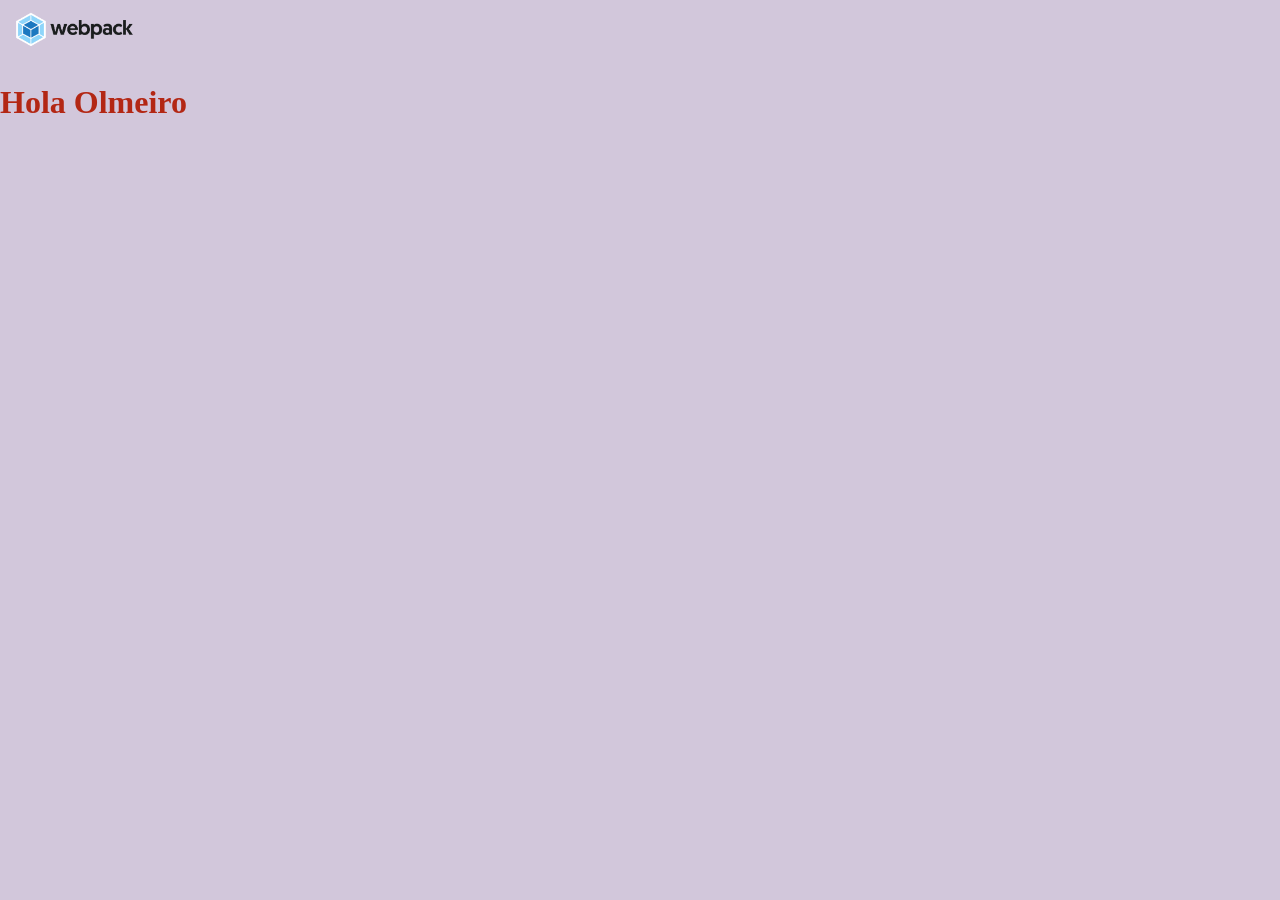
<file: docs/index.html>
<!doctype html><html lang="en"><head><meta charset="UTF-8"/><meta http-equiv="X-UA-Compatible" content="IE=edge"/><meta name="viewport" content="width=device-width,initial-scale=1"/><title>Webpack</title><script defer="defer" src="main.c5cf722bfb7340dadaf6.js"></script><link href="main.aff5db086175fc467826.css" rel="stylesheet"></head><body><img src="./assets/img/webpack-logo.png" alt="webpack-logo"/></body></html>
</file>
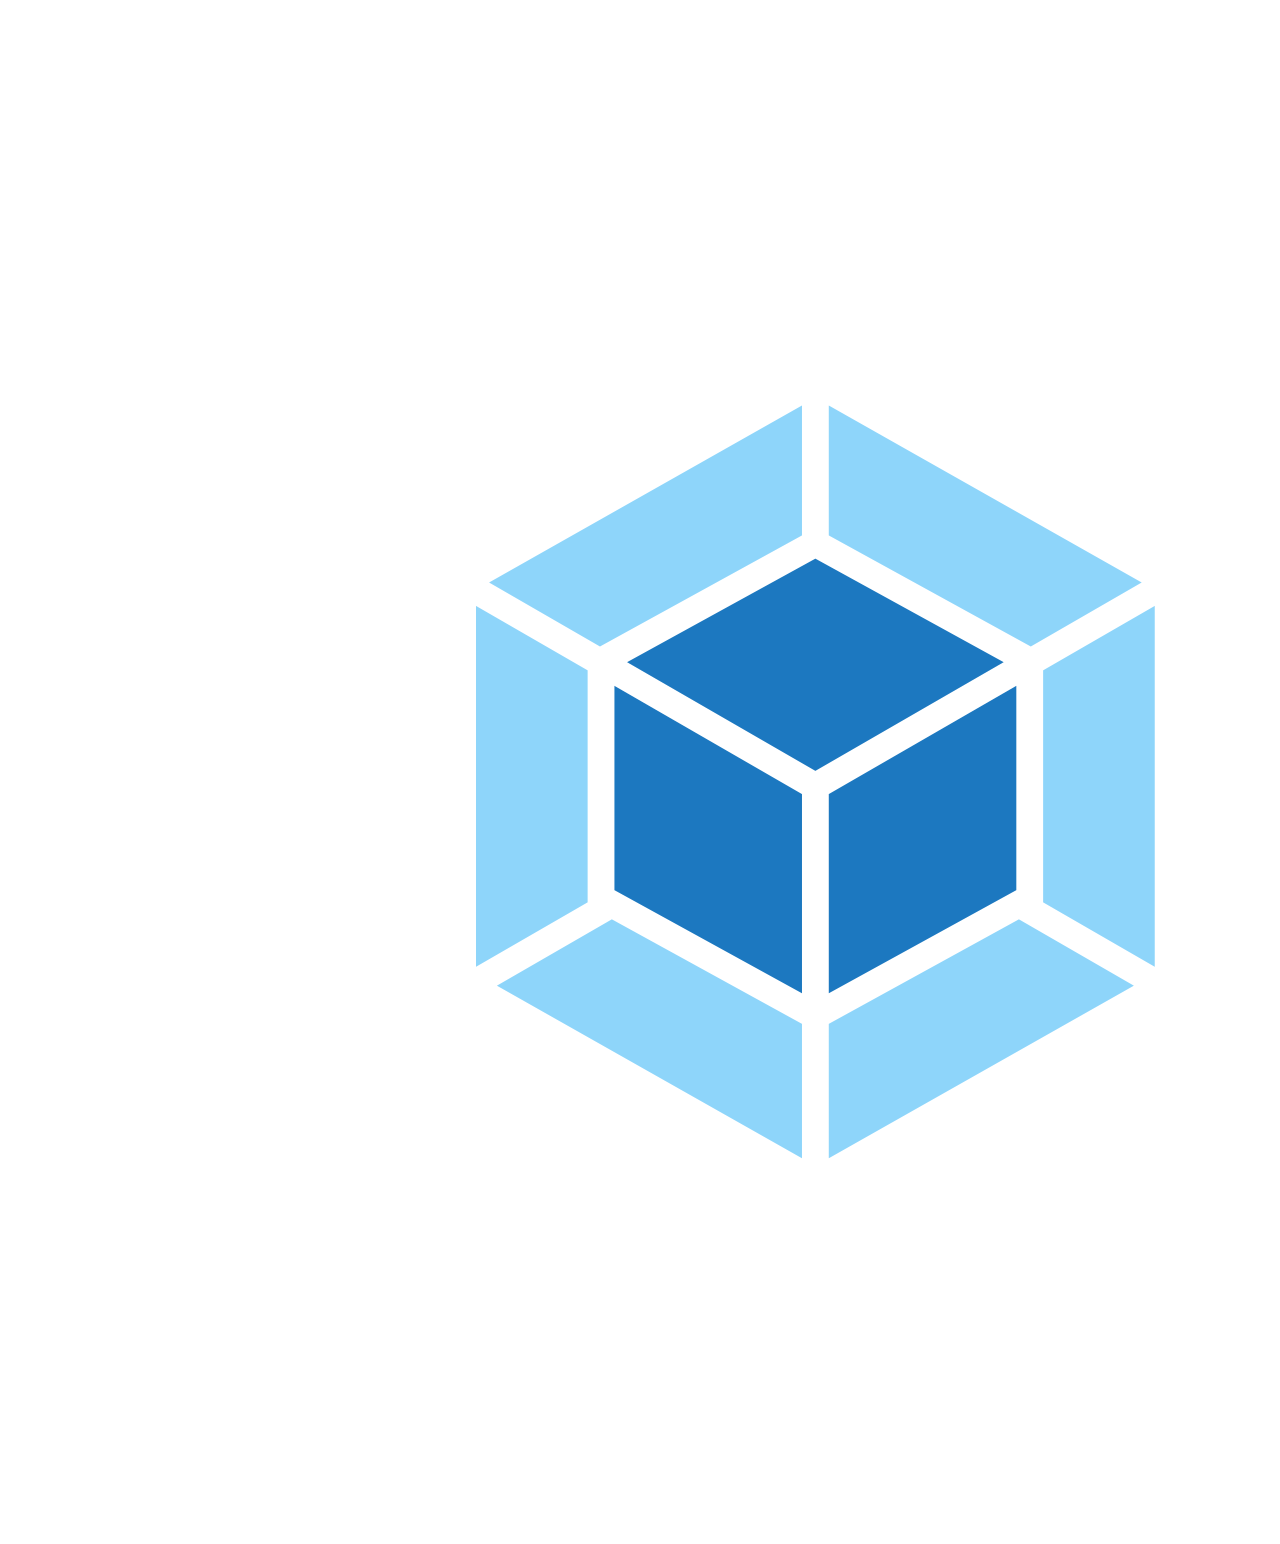
<file: src/index.html>
<!DOCTYPE html>
<html lang="en">
  <head>
    <meta charset="UTF-8" />
    <meta http-equiv="X-UA-Compatible" content="IE=edge" />
    <meta name="viewport" content="width=device-width, initial-scale=1.0" />
    <title>Webpack</title>
  </head>
  <body>
    <!-- Este es un comentario -->
    <!-- Este es un comentario -->
    <!-- Este es un comentario -->
    <img src="./assets/img/webpack-logo.png" alt="webpack-logo" />
  </body>
</html>
</file>
<file: docs/main.aff5db086175fc467826.css>
body,html{background-color:#d2c7db;margin:0}img{width:150px}
</file>
